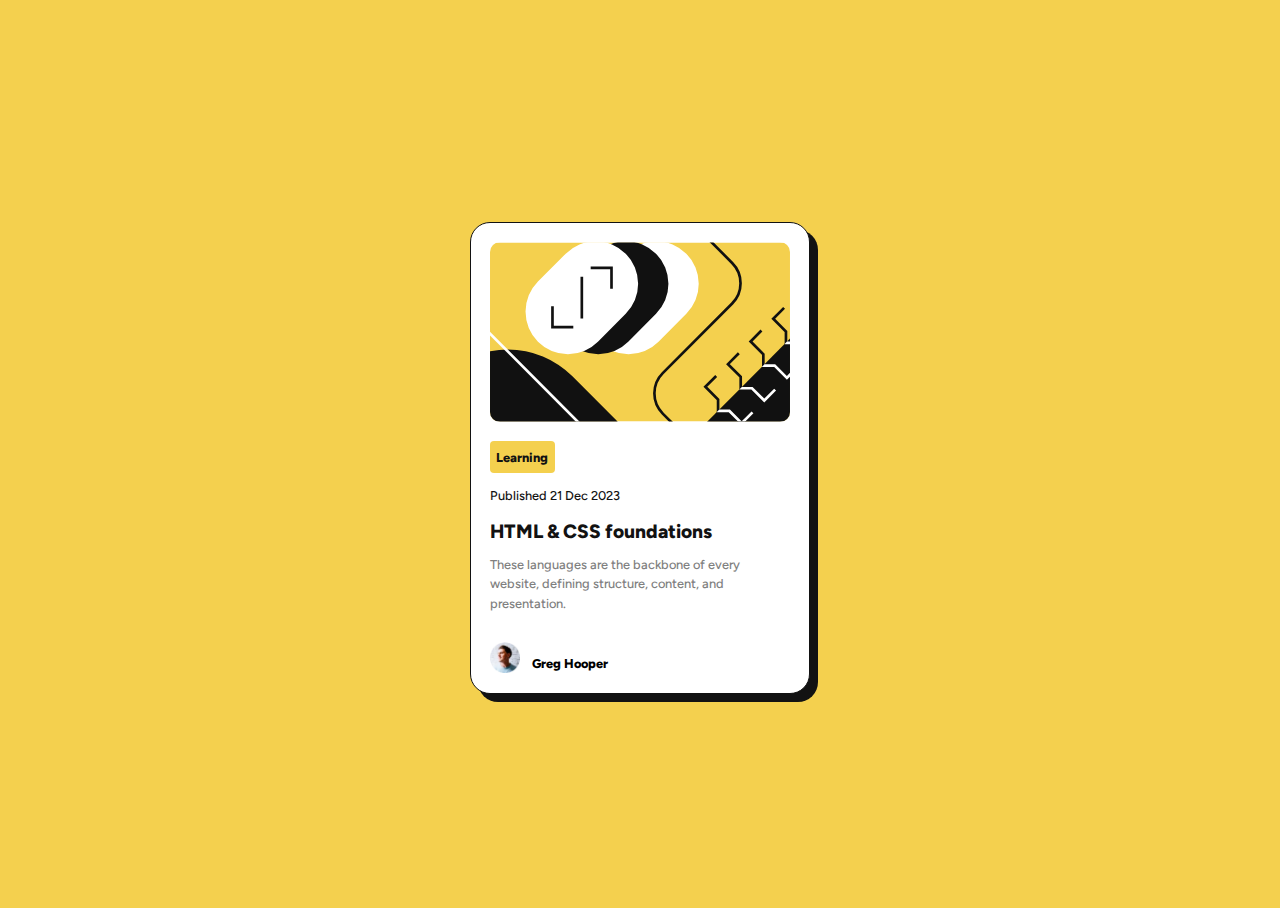
<file: index.html>
<!DOCTYPE html>
<html lang="en">
  <head>
    <meta charset="UTF-8" />
    <meta name="viewport" content="width=device-width, initial-scale=1.0" />
    <!-- displays site properly based on user's device -->

    <title>Frontend Mentor | Blog preview card</title>

    <link
      rel="icon"
      type="image/png"
      sizes="32x32"
      href="./assets/images/favicon-32x32.png"
    />

    <link rel="stylesheet" href="style.css" />
    <link rel="preconnect" href="https://fonts.googleapis.com" />
    <link rel="preconnect" href="https://fonts.gstatic.com" crossorigin />
    <link
      href="https://fonts.googleapis.com/css2?family=Figtree:ital,wght@0,300..900;1,300..900&display=swap"
      rel="stylesheet"
    />

    <!-- Feel free to remove these styles or customise in your own stylesheet 👍
    <style>
      .attribution {
        font-size: 11px;
        text-align: center;
      }
      .attribution a {
        color: hsl(228, 45%, 44%);
      } -->
    <!-- </style> -->
  </head>

  <body>
    <main>
      <div class="container">
        <div class="img-container">
          <img
            class="img"
            src="assets/images/illustration-article.svg"
            alt="Card style with coding tags on a yellow and black background"
          />
        </div>
        <p class="learning text--card">Learning</p>
        <p class="pub-date text--card">Published 21 Dec 2023</p>
        <div class="header">
          <h2 class="title">
            <a class="title-link" href="#">HTML & CSS foundations</a>
          </h2>
          <p class="text text--card">
            These languages are the backbone of every website, defining
            structure, content, and presentation.
          </p>
        </div>
        <div class="author-container">
          <img
            class="author-img"
            src="assets/images/image-avatar.webp"
            alt="Avatar picture of Greg Hooper"
          />
          <p class="author-name">Greg Hooper</p>
        </div>
      </div>
    </main>
    <footer></footer>
  </body>
</html>
</file>
<file: style.css>
/* ## Layout

The designs were created to the following widths:

- Mobile: 375px
- Desktop: 1440px

> 💡 These are just the design sizes. Ensure content is responsive and meets WCAG requirements by testing the full range of screen sizes from 320px to large screens.

## Colors

### Primary

- Yellow: hsl(47, 88%, 63%)

### Neutral

- White: hsl(0, 0%, 100%)
- Grey: hsl(0, 0%, 50%)
- Black: hsl(0, 0%, 7%)

## Typography

### Body Copy

- Font size (paragraph): 16px

### Font

- Family: [Figtree](https://fonts.google.com/specimen/Figtree)
- Weights: 500, 800 */

/* Box sizing rules */
*,
*::before,
*::after {
  box-sizing: border-box;
}

/* Prevent font size inflation */
html {
  -moz-text-size-adjust: none;
  -webkit-text-size-adjust: none;
  text-size-adjust: none;
}

/* Remove default margin in favour of better control in authored CSS */
body,
h1,
h2,
h3,
h4,
p,
figure,
blockquote,
dl,
dd {
  margin-block-end: 0;
}

/* Remove list styles on ul, ol elements with a list role, which suggests default styling will be removed */
ul[role="list"],
ol[role="list"] {
  list-style: none;
}

/* Set core body defaults */
body {
  min-height: 100vh;
  line-height: 1.5;
}

/* Set shorter line heights on headings and interactive elements */
h1,
h2,
h3,
h4,
button,
input,
label {
  line-height: 1.1;
}

/* Balance text wrapping on headings */
h1,
h2,
h3,
h4 {
  text-wrap: balance;
}

/* A elements that don't have a class get default styles */
a:not([class]) {
  text-decoration-skip-ink: auto;
  color: currentColor;
}

/* Make images easier to work with */
img,
picture {
  max-width: 100%;
  display: block;
}

/* Inherit fonts for inputs and buttons */
input,
button,
textarea,
select {
  font: inherit;
}

/* Make sure textareas without a rows attribute are not tiny */
textarea:not([rows]) {
  min-height: 10em;
}

/* Anything that has been anchored to should have extra scroll margin */
:target {
  scroll-margin-block: 5ex;
}

/* * {
  margin: 0;
  padding: 0;
  box-sizing: border-box;
} */

/* //////////////////////////////////////// */
/* CARD */
/* //////////////////////////////////////// */

:root {
  --yellow: hsl(47, 88%, 63%);
  --white: hsl(0, 0%, 100%);
  --grey: hsl(0, 0%, 50%);
  --black: hsl(0, 0%, 7%);
}

html {
  background-color: var(--yellow);
}

body {
  font-family: "Figtree";

  display: flex;
  flex-direction: column;
  align-items: center;
  justify-content: center;

  min-height: 100vh;
}

p {
  font-size: 1rem;
}

.container {
  background-color: var(--white);
  max-width: 23.75rem;
  height: auto;
  padding: 1.2rem;

  border: 1.5px solid var(--black);
  border-radius: 20px;

  box-shadow: 8px 8px var(--black);
  transition: all 0.2s;
}

.container:hover {
  box-shadow: 14px 14px var(--black);
}

.img {
  width: 100%;
  align-items: center;
  margin-bottom: 1.2rem;
  border-radius: 10px;
}

.learning {
  color: var(--black);
  background-color: var(--yellow);
  font-size: 1rem;
  font-weight: 800;

  width: fit-content;
  text-align: left;
  padding: 0.4rem;
  margin-bottom: 0.8rem;

  border-radius: 4px;
}

.pub-date,
.title,
.text {
  margin-bottom: 0.8rem;
}

.pub-date {
  color: var(--black);
  font-weight: 500;
  font-size: 0.8rem;
}

.title {
  font-weight: 800;
  font-size: 1.5rem;
}

.title-link:link,
.title-link:visited {
  text-decoration: none;
  color: var(--black);
  transition: all 0.3s;
}

.title-link:hover,
.title-link:active {
  color: var(--yellow);
  cursor: pointer;
}

.text {
  color: var(--grey);
  font-weight: 500;
  margin-bottom: 1.8rem;
}

.author-container {
  display: flex;
  align-items: center;
  gap: 12px;
}

.author-img {
  width: 30px;
}

.author-name {
  font-weight: 800;
  font-size: 0.8rem;
}

@media (min-width: 23em) {
  .container {
    align-items: center;
    max-width: 21.3rem;
    margin: auto;
  }

  .text--card {
    font-size: 0.8rem;
  }

  .title {
    font-size: 1.2rem;
  }
}
</file>
